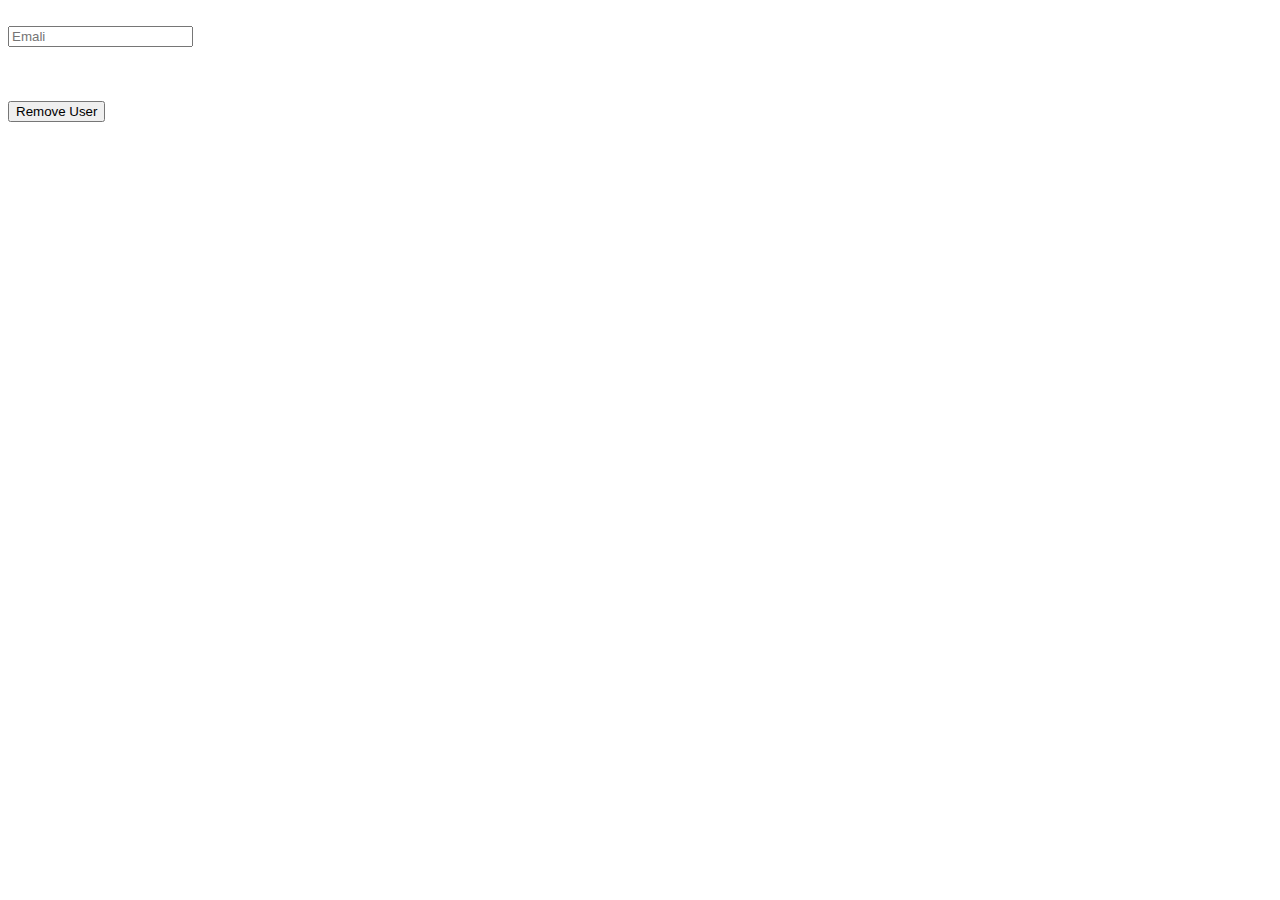
<file: admin.html>
<html>
    <head>
        <title>ADMIN</title>
    </head>
    <body>
        <form>
            <br><input  id="user" type="text"  placeholder="Emali" required ><br><br>
            <input id="pass" type="hidden"  placeholder="Password" required><br><br>
            <button type="submit"  onclick="remove()">Remove User</button>             
        </form>
    <script src="admin.js">
    </script>
    </body>
</html>
</file>
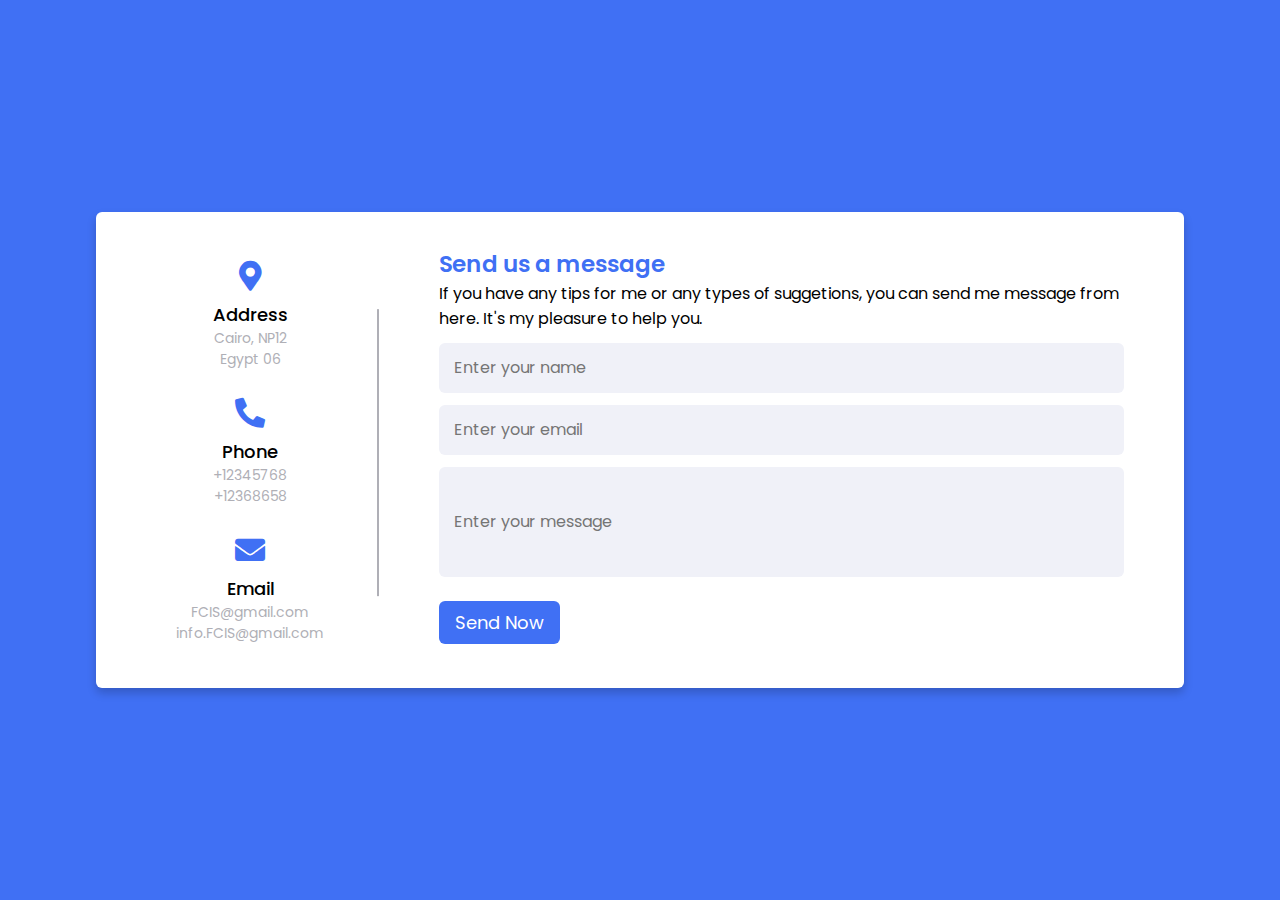
<file: contact.html>
<!DOCTYPE html>
<!-- Created By CodingLab - www.codinglabweb.com -->
<html lang="en" dir="ltr">
  <head>
    <meta charset="UTF-8" />
    <!-- <title> Responsive Contact Us Form  | CodingLab </title>-->
    <link rel="stylesheet" href="contact.css" />
    <!-- Fontawesome CDN Link -->
    <link
      rel="stylesheet"
      href="https://cdnjs.cloudflare.com/ajax/libs/font-awesome/5.15.2/css/all.min.css"
    />
    <meta name="viewport" content="width=device-width, initial-scale=1.0" />
  </head>
  <body>
    <div class="container">
      <div class="content">
        <div class="left-side">
          <div class="address details">
            <i class="fas fa-map-marker-alt"></i>
            <div class="topic">Address</div>
            <div class="text-one">Cairo, NP12</div>
            <div class="text-two">Egypt 06</div>
          </div>
          <div class="phone details">
            <i class="fas fa-phone-alt"></i>
            <div class="topic">Phone</div>
            <div class="text-one">+12345768</div>
            <div class="text-two">+12368658</div>
          </div>
          <div class="email details">
            <i class="fas fa-envelope"></i>
            <div class="topic">Email</div>
            <div class="text-one">FCIS@gmail.com</div>
            <div class="text-two">info.FCIS@gmail.com</div>
          </div>
        </div>
        <div class="right-side">
          <div class="topic-text">Send us a message</div>
          <p>
            If you have any tips for me or any types of suggetions, you can send
            me message from here. It's my pleasure to help you.
          </p>
          <form action="#">
            <div class="input-box">
              <input type="text" placeholder="Enter your name" />
            </div>
            <div class="input-box">
              <input type="text" placeholder="Enter your email" />
            </div>
            <div class="input-box message-box">
              <input type="text" placeholder="Enter your message" />
            </div>
            <div class="button">
              <input type="button" value="Send Now" />
            </div>
          </form>
        </div>
      </div>
    </div>
  </body>
</html>
</file>
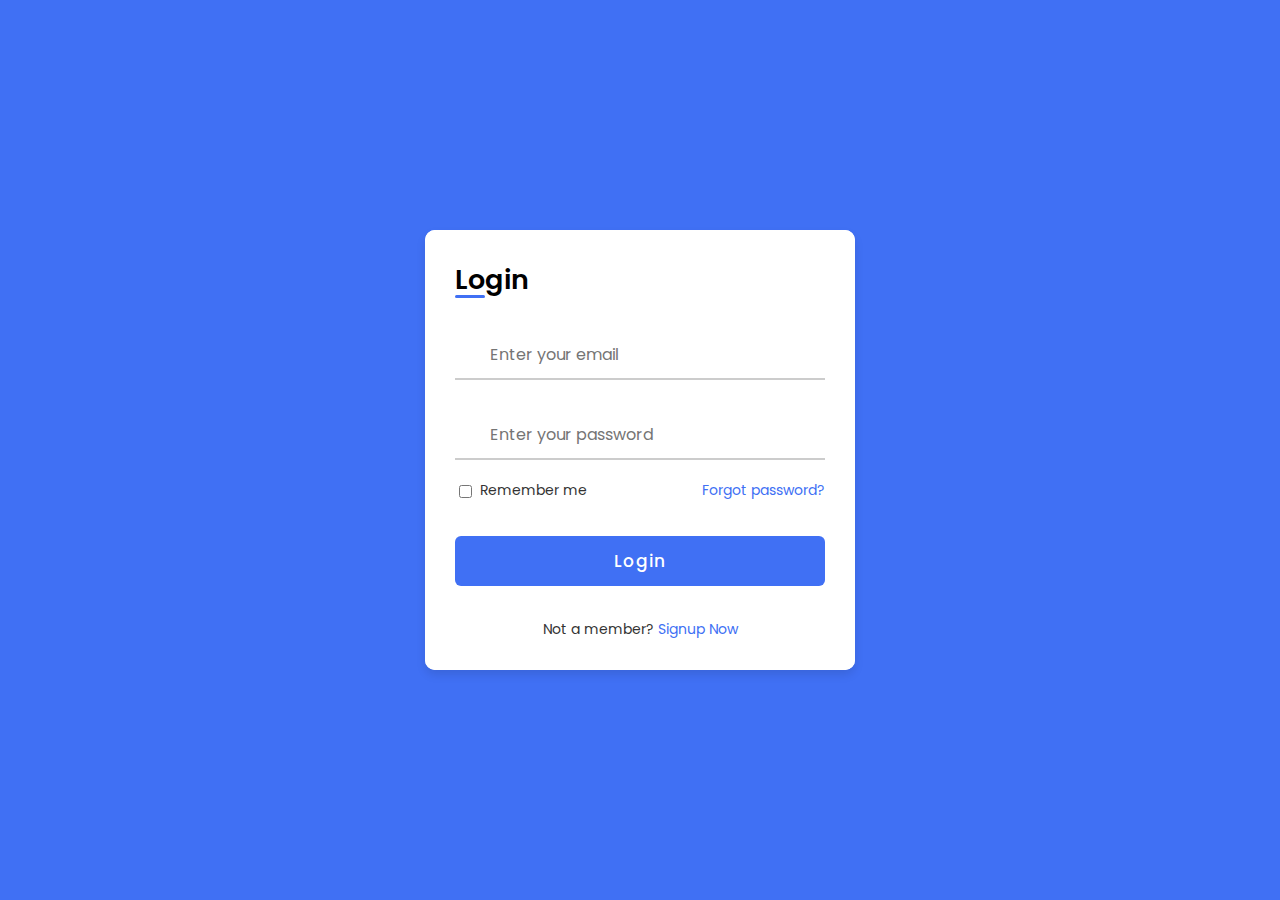
<file: login.html>
<!DOCTYPE html>
<!-- === Coding by CodingLab | www.codinglabweb.com === -->
<html lang="en">
  <head>
    <meta charset="UTF-8" />
    <meta http-equiv="X-UA-Compatible" content="IE=edge" />
    <meta name="viewport" content="width=device-width, initial-scale=1.0" />
    <title>TECHNEWS</title>
    <!-- ===== Iconscout CSS ===== -->
    <link
      rel="stylesheet"
      href="https://unicons.iconscout.com/release/v4.0.0/css/line.css"
    />

    <!-- ===== CSS ===== -->
    <link rel="stylesheet" href="login.css" />

    <!--<title>Login & Registration Form</title>-->
  </head>
  <body>
    <div class="container">
      <div class="forms">
        <div class="form login">
          <span class="title">Login</span>

          <form action="#">
            <div class="input-field">
              <input type="text"id="email_login"  placeholder="Enter your email" required />
              <i class="uil uil-envelope icon"></i>
            </div>
            <div class="input-field">
              <input id="pass_login"
                type="password"
                class="password"
                placeholder="Enter your password"
                required
              />
              <i class="uil uil-lock icon"></i>
              <i class="uil uil-eye-slash showHidePw"></i>
            </div>

            <div class="checkbox-text">
              <div class="checkbox-content">
                <input type="checkbox" id="logCheck" />
                <label for="logCheck" class="text">Remember me</label>
              </div>

              <a href="#" class="text">Forgot password?</a>
            </div>

            <div class="input-field button">
              <input type="button" onclick="login1()" value="Login" />
            </div>
          </form>

          <div class="login-signup">
            <span class="text"
              >Not a member?
              <a href="#" class="text signup-link">Signup Now</a>
            </span>
          </div>
        </div>

        <!-- Registration Form -->
        <div class="form signup">
          <span class="title">Registration</span>

          <form action="#">
            <div class="input-field">
              <input type="text" id="username" placeholder="Enter your name" required />
              <i class="uil uil-user"></i>
            </div>
            <div class="input-field">
              <input type="text" id="email_register" placeholder="Enter your email" required />
              <i class="uil uil-envelope icon"></i>
            </div>
            <div class="input-field">
              <input
                type="password"
                id="pass_register"
                class="password"
                placeholder="Create a password"
                required
              />
              <i class="uil uil-lock icon"></i>
            </div>
            <div class="input-field">
              <input
                type="password"
                class="password"
                placeholder="Confirm a password"
                required
              />
              <i class="uil uil-lock icon"></i>
              <i class="uil uil-eye-slash showHidePw"></i>
            </div>

            <div class="checkbox-text">
              <div class="checkbox-content">
                <input type="checkbox" id="termCon" />
                <label for="termCon" class="text"
                  >I accepted all terms and conditions</label
                >
              </div>
            </div>

            <div class="input-field button">
              <input type="button" onclick="register1()" value="Signup" />
            </div>
          </form>

          <div class="login-signup">
            <span class="text"
              >Already a member?
              <a href="#" class="text login-link">Login Now</a>
            </span>
          </div>
        </div>
      </div>
    </div>

    <script src="login.js"></script>
  </body>
</html>
</file>
<file: contact.css>
@import url("https://fonts.googleapis.com/css2?family=Poppins:wght@200;300;400;500;600;700&display=swap");
* {
  margin: 0;
  padding: 0;
  box-sizing: border-box;
  font-family: "Poppins", sans-serif;
}
body {
  min-height: 100vh;
  width: 100%;
  background: #4070f4;
  display: flex;
  align-items: center;
  justify-content: center;
}
.container {
  width: 85%;
  background: #fff;
  border-radius: 6px;
  padding: 20px 60px 30px 40px;
  box-shadow: 0 5px 10px rgba(0, 0, 0, 0.2);
}
.container .content {
  display: flex;
  align-items: center;
  justify-content: space-between;
}
.container .content .left-side {
  width: 25%;
  height: 100%;
  display: flex;
  flex-direction: column;
  align-items: center;
  justify-content: center;
  margin-top: 15px;
  position: relative;
}
.content .left-side::before {
  content: "";
  position: absolute;
  height: 70%;
  width: 2px;
  right: -15px;
  top: 50%;
  transform: translateY(-50%);
  background: #afafb6;
}
.content .left-side .details {
  margin: 14px;
  text-align: center;
}
.content .left-side .details i {
  font-size: 30px;
  color: #4070f4;
  margin-bottom: 10px;
}
.content .left-side .details .topic {
  font-size: 18px;
  font-weight: 500;
}
.content .left-side .details .text-one,
.content .left-side .details .text-two {
  font-size: 14px;
  color: #afafb6;
}
.container .content .right-side {
  width: 75%;
  margin-left: 75px;
}
.content .right-side .topic-text {
  font-size: 23px;
  font-weight: 600;
  color: #4070f4;
}
.right-side .input-box {
  height: 50px;
  width: 100%;
  margin: 12px 0;
}
.right-side .input-box input,
.right-side .input-box textarea {
  height: 100%;
  width: 100%;
  border: none;
  outline: none;
  font-size: 16px;
  background: #f0f1f8;
  border-radius: 6px;
  padding: 0 15px;
  resize: none;
}
.right-side .message-box {
  min-height: 110px;
}
.right-side .input-box textarea {
  padding-top: 6px;
}
.right-side .button {
  display: inline-block;
  margin-top: 12px;
}
.right-side .button input[type="button"] {
  color: #fff;
  font-size: 18px;
  outline: none;
  border: none;
  padding: 8px 16px;
  border-radius: 6px;
  background: #4070f4;
  cursor: pointer;
  transition: all 0.3s ease;
}
.button input[type="button"]:hover {
  background: #0b1186;
}

@media (max-width: 950px) {
  .container {
    width: 90%;
    padding: 30px 40px 40px 35px;
  }
  .container .content .right-side {
    width: 75%;
    margin-left: 55px;
  }
}
@media (max-width: 820px) {
  .container {
    margin: 40px 0;
    height: 100%;
  }
  .container .content {
    flex-direction: column-reverse;
  }
  .container .content .left-side {
    width: 100%;
    flex-direction: row;
    margin-top: 40px;
    justify-content: center;
    flex-wrap: wrap;
  }
  .container .content .left-side::before {
    display: none;
  }
  .container .content .right-side {
    width: 100%;
    margin-left: 0;
  }
}
</file>
<file: login.css>
/* ===== Google Font Import - Poformsins ===== */
@import url("https://fonts.googleapis.com/css2?family=Poppins:wght@300;400;500;600;700&display=swap");

* {
  margin: 0;
  padding: 0;
  box-sizing: border-box;
  font-family: "Poppins", sans-serif;
}

body {
  height: 100vh;
  display: flex;
  align-items: center;
  justify-content: center;
  background-color: #4070f4;
}

.container {
  position: relative;
  max-width: 430px;
  width: 100%;
  background: #fff;
  border-radius: 10px;
  box-shadow: 0 5px 10px rgba(0, 0, 0, 0.1);
  overflow: hidden;
  margin: 0 20px;
}

.container .forms {
  display: flex;
  align-items: center;
  height: 440px;
  width: 200%;
  transition: height 0.2s ease;
}

.container .form {
  width: 50%;
  padding: 30px;
  background-color: #fff;
  transition: margin-left 0.18s ease;
}

.container.active .login {
  margin-left: -50%;
  opacity: 0;
  transition: margin-left 0.18s ease, opacity 0.15s ease;
}

.container .signup {
  opacity: 0;
  transition: opacity 0.09s ease;
}
.container.active .signup {
  opacity: 1;
  transition: opacity 0.2s ease;
}

.container.active .forms {
  height: 600px;
}
.container .form .title {
  position: relative;
  font-size: 27px;
  font-weight: 600;
}

.form .title::before {
  content: "";
  position: absolute;
  left: 0;
  bottom: 0;
  height: 3px;
  width: 30px;
  background-color: #4070f4;
  border-radius: 25px;
}

.form .input-field {
  position: relative;
  height: 50px;
  width: 100%;
  margin-top: 30px;
}

.input-field input {
  position: absolute;
  height: 100%;
  width: 100%;
  padding: 0 35px;
  border: none;
  outline: none;
  font-size: 16px;
  border-bottom: 2px solid #ccc;
  border-top: 2px solid transparent;
  transition: all 0.2s ease;
}

.input-field input:is(:focus, :valid) {
  border-bottom-color: #4070f4;
}

.input-field i {
  position: absolute;
  top: 50%;
  transform: translateY(-50%);
  color: #999;
  font-size: 23px;
  transition: all 0.2s ease;
}

.input-field input:is(:focus, :valid) ~ i {
  color: #4070f4;
}

.input-field i.icon {
  left: 0;
}
.input-field i.showHidePw {
  right: 0;
  cursor: pointer;
  padding: 10px;
}

.form .checkbox-text {
  display: flex;
  align-items: center;
  justify-content: space-between;
  margin-top: 20px;
}

.checkbox-text .checkbox-content {
  display: flex;
  align-items: center;
}

.checkbox-content input {
  margin: 0 8px -2px 4px;
  accent-color: #4070f4;
}

.form .text {
  color: #333;
  font-size: 14px;
}

.form a.text {
  color: #4070f4;
  text-decoration: none;
}
.form a:hover {
  text-decoration: underline;
}

.form .button {
  margin-top: 35px;
}

.form .button input {
  border: none;
  color: #fff;
  font-size: 17px;
  font-weight: 500;
  letter-spacing: 1px;
  border-radius: 6px;
  background-color: #4070f4;
  cursor: pointer;
  transition: all 0.3s ease;
}

.button input:hover {
  background-color: #265df2;
}

.form .login-signup {
  margin-top: 30px;
  text-align: center;
}
</file>
